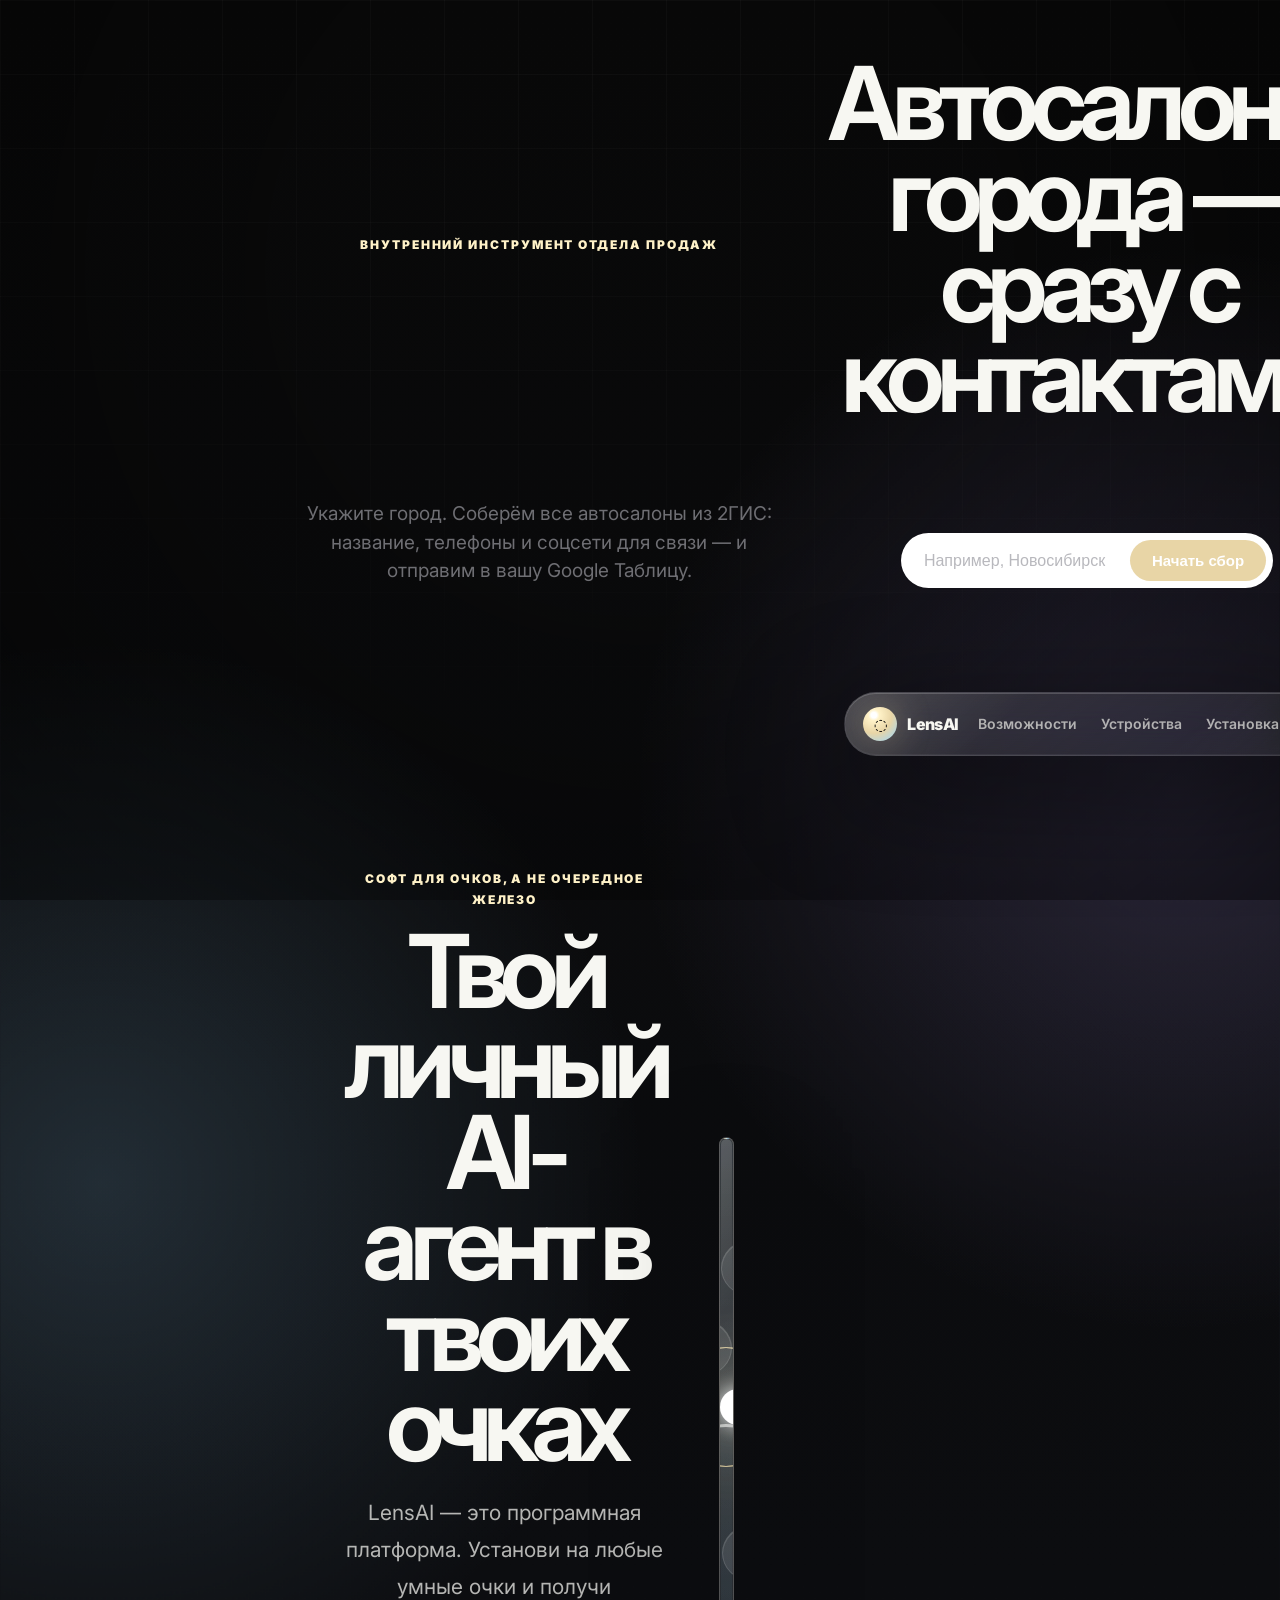
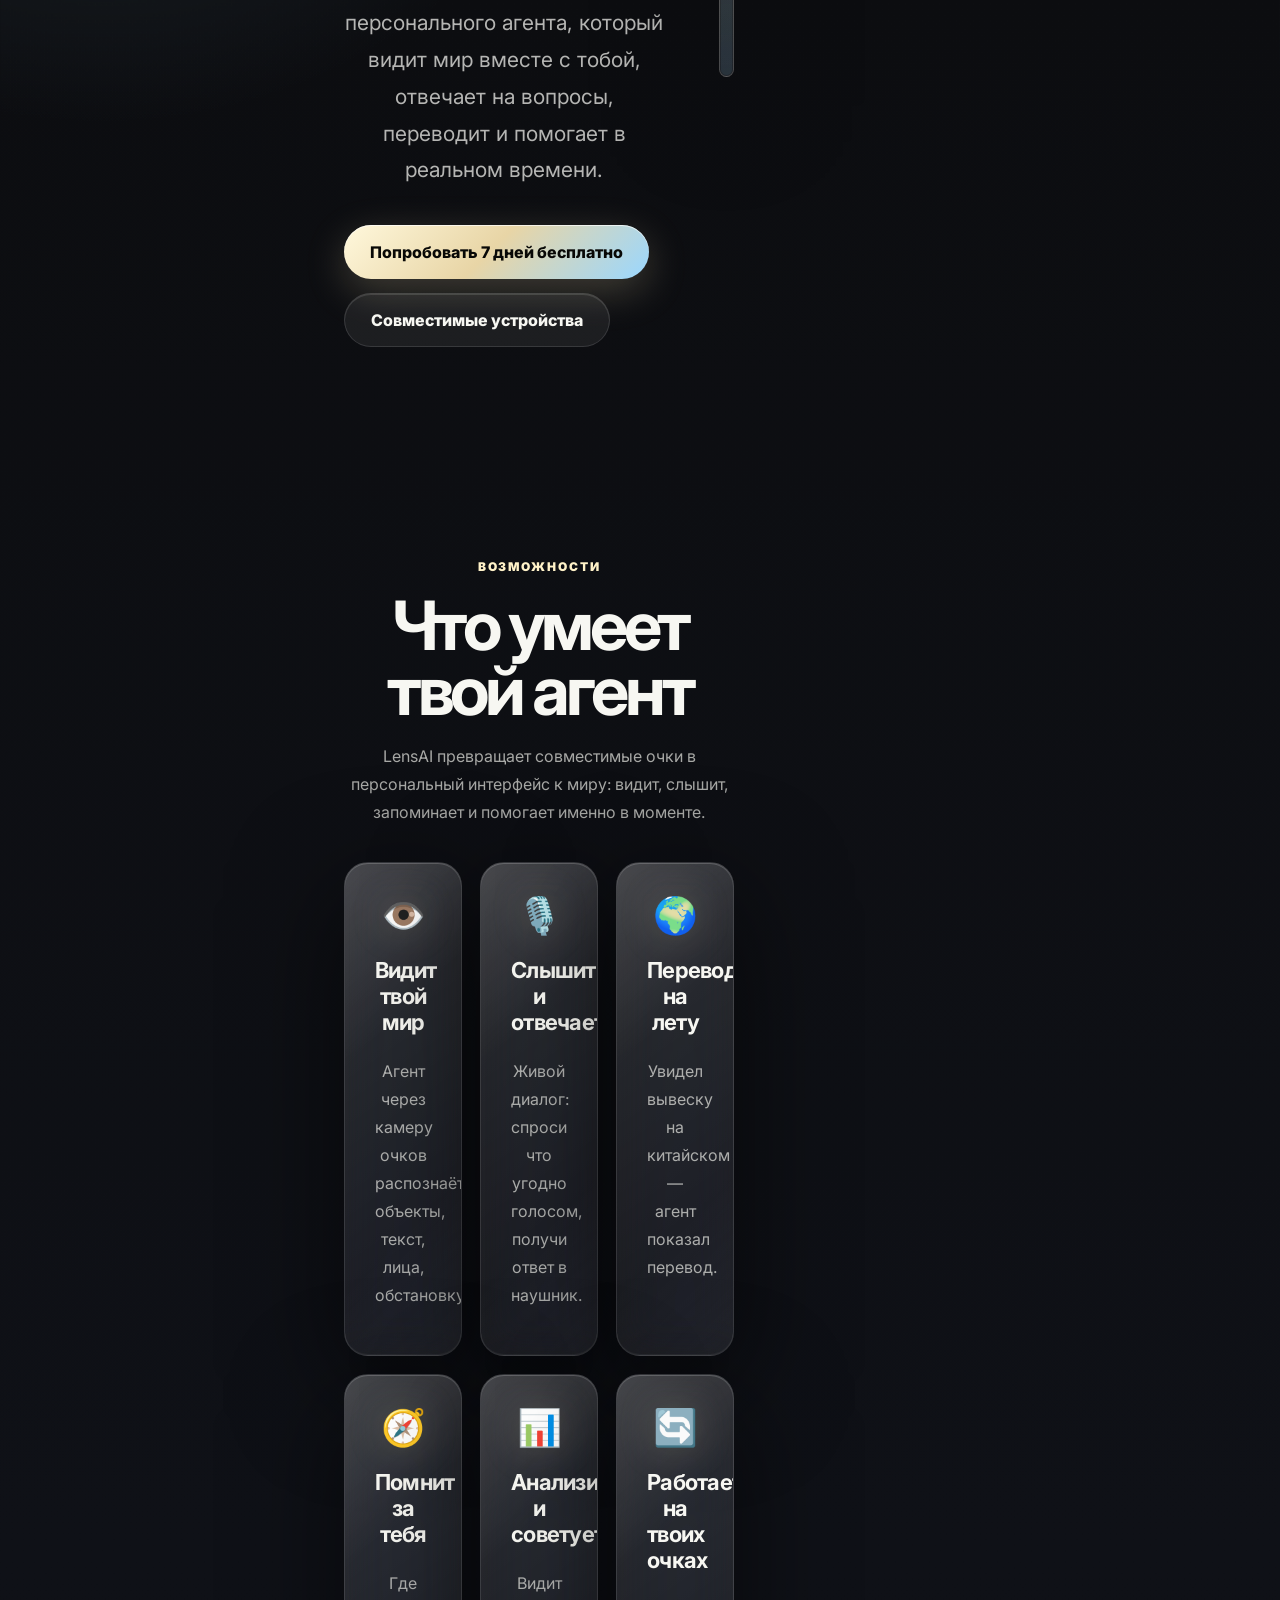
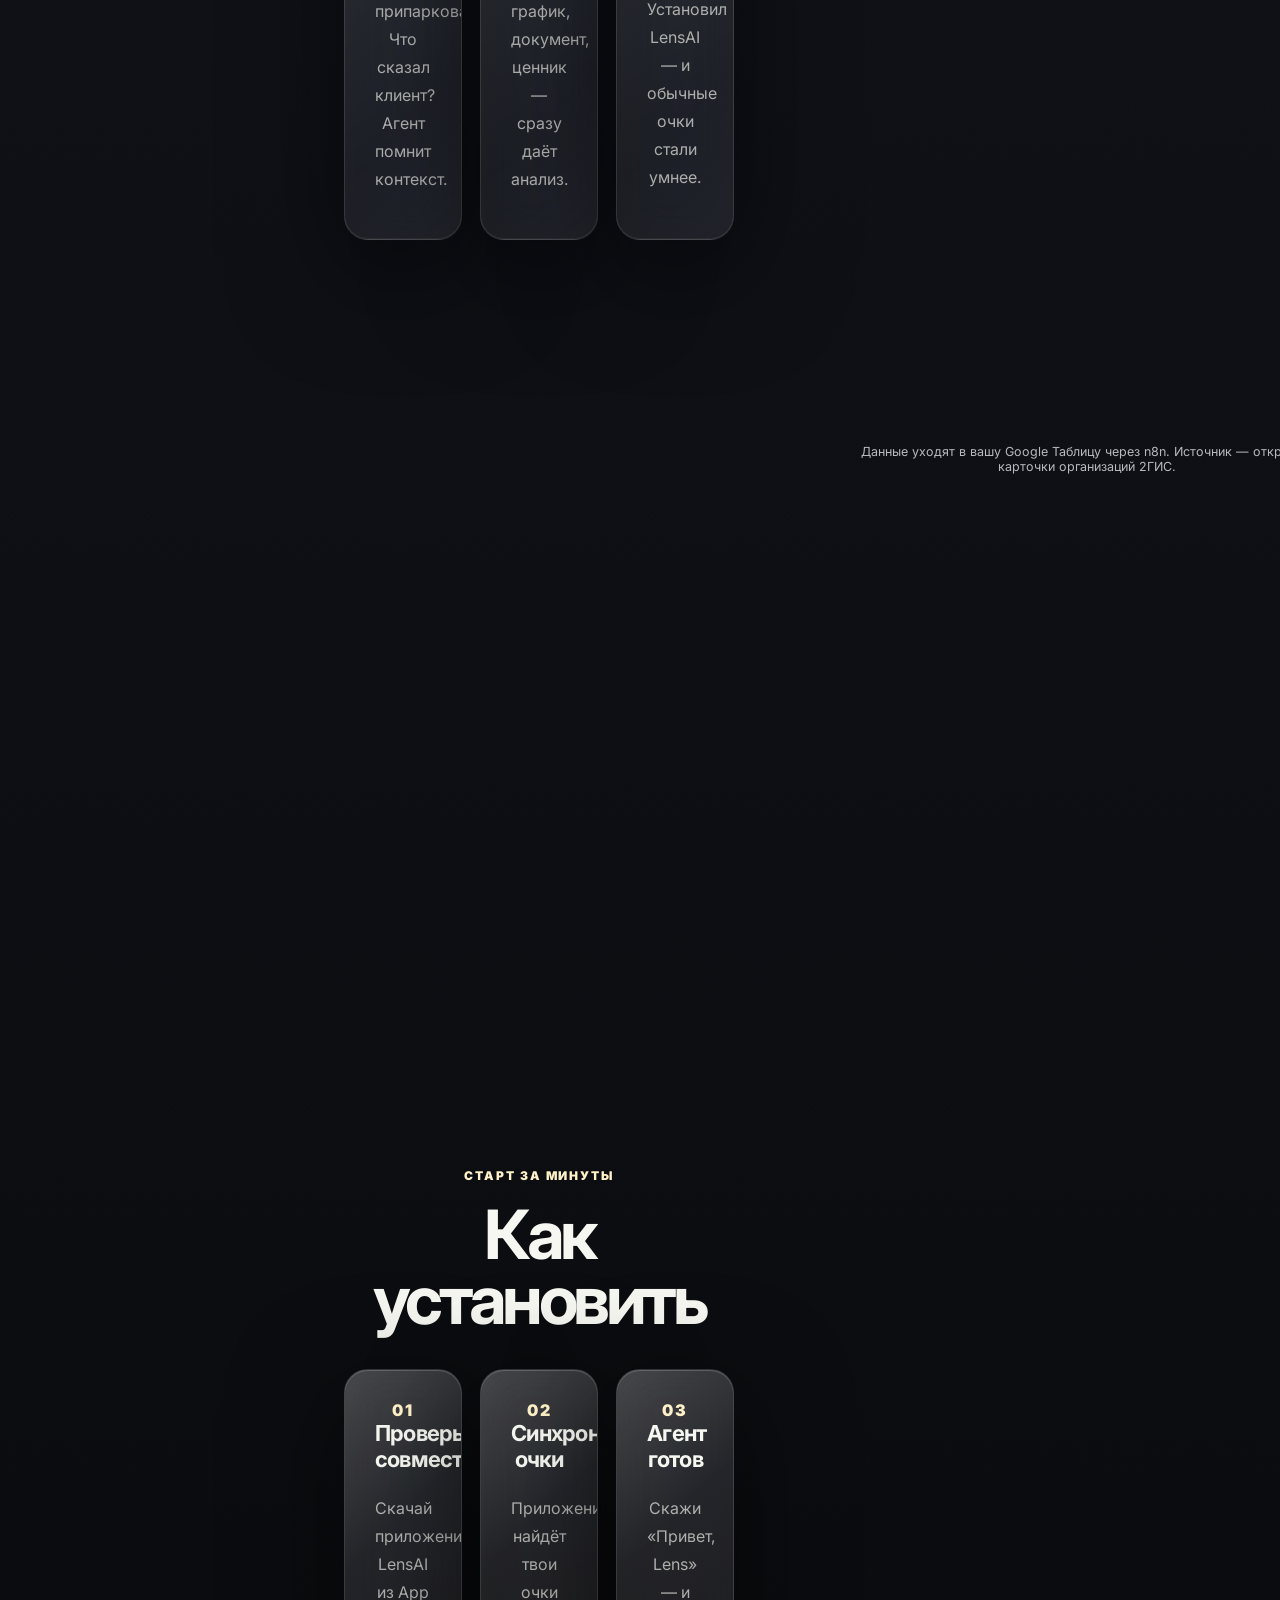
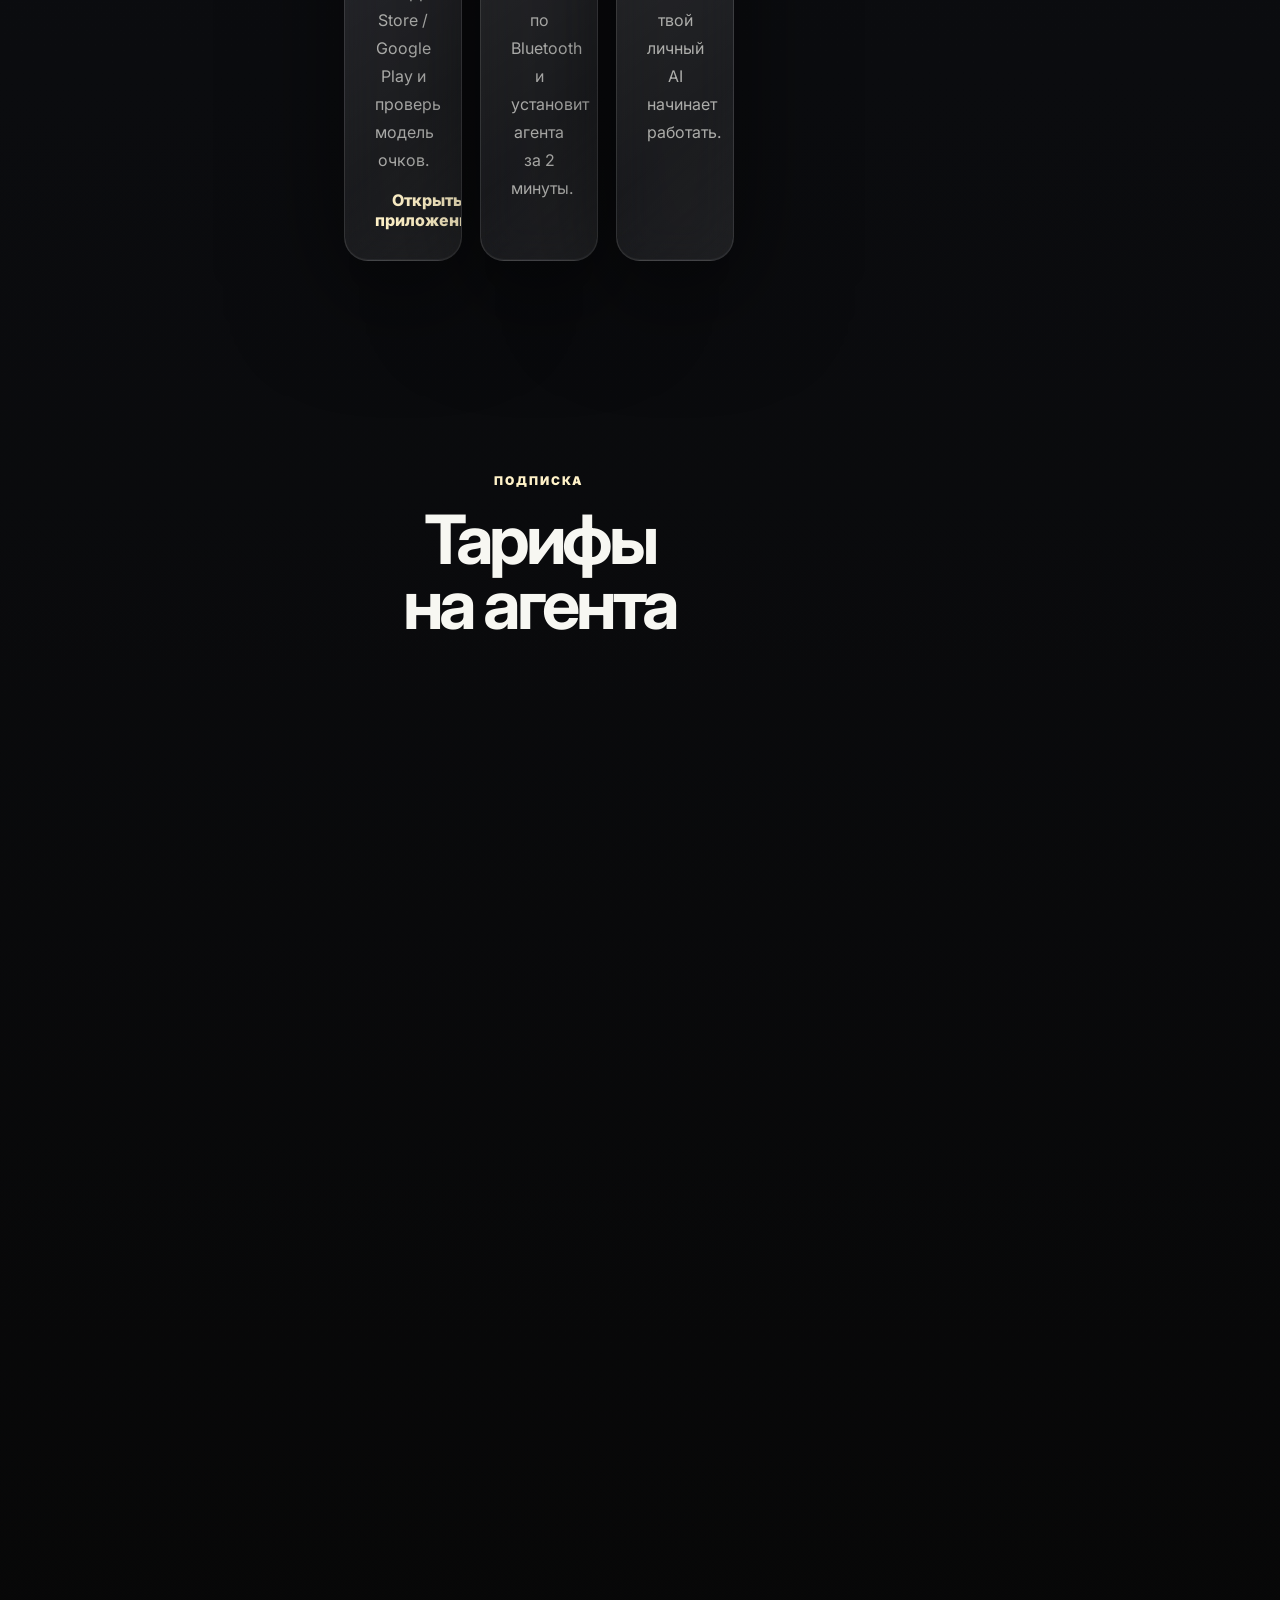
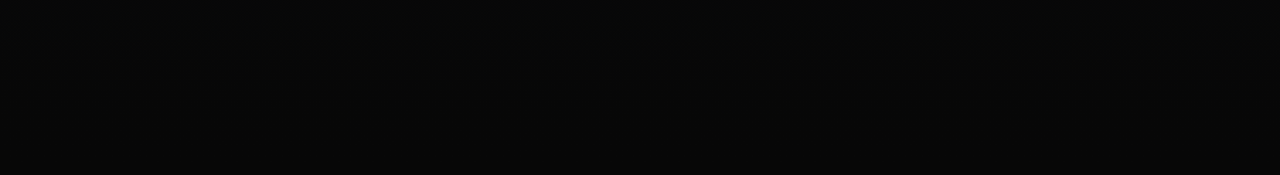
<file: index.html>
<!DOCTYPE html>
<html lang="ru">
<head>
<meta charset="UTF-8" />
<meta name="viewport" content="width=device-width, initial-scale=1.0" />
<title>Автосалоны · сбор данных из 2ГИС</title>
<style>
  :root {
    --bg: #f5f5f7;
    --surface: #ffffff;
    --ink: #1d1d1f;
    --ink-soft: #6e6e73;
    --line: #d2d2d7;
    --accent: #0071e3;
    --accent-press: #0058b0;
    --success: #34c759;
    --success-bg: #eafaf0;
    --warn: #ff9f0a;
    --warn-bg: #fff6e9;
    --danger: #ff3b30;
    --radius-lg: 22px;
    --radius-md: 14px;
    --shadow-sm: 0 1px 2px rgba(0,0,0,.04), 0 1px 1px rgba(0,0,0,.03);
    --shadow-md: 0 12px 28px rgba(0,0,0,.09);
    --font: -apple-system, BlinkMacSystemFont, "SF Pro Display", "SF Pro Text", "Helvetica Neue", Arial, sans-serif;
  }

  * { box-sizing: border-box; }
  html, body { margin: 0; padding: 0; }
  body {
    background: var(--bg);
    color: var(--ink);
    font-family: var(--font);
    -webkit-font-smoothing: antialiased;
    min-height: 100vh;
  }
  a { color: inherit; text-decoration: none; }

  /* ---------- Hero ---------- */
  .hero {
    max-width: 720px;
    margin: 0 auto;
    padding: 96px 24px 48px;
    text-align: center;
  }
  .eyebrow {
    display: inline-block;
    font-size: 13px;
    font-weight: 600;
    letter-spacing: 0.06em;
    text-transform: uppercase;
    color: var(--accent);
    margin-bottom: 16px;
  }
  h1 {
    font-size: clamp(32px, 5vw, 52px);
    line-height: 1.08;
    letter-spacing: -0.02em;
    font-weight: 650;
    margin: 0 0 16px;
  }
  .sub {
    font-size: 19px;
    line-height: 1.5;
    color: var(--ink-soft);
    max-width: 520px;
    margin: 0 auto 36px;
  }

  .control {
    display: flex;
    align-items: center;
    gap: 6px;
    background: var(--surface);
    border: 1px solid var(--line);
    border-radius: 999px;
    padding: 6px 6px 6px 22px;
    box-shadow: var(--shadow-sm);
    max-width: 480px;
    margin: 0 auto;
    transition: box-shadow .2s ease, border-color .2s ease;
  }
  .control:focus-within {
    border-color: var(--accent);
    box-shadow: 0 0 0 4px rgba(0,113,227,.12);
  }
  .control input {
    flex: 1;
    border: none;
    outline: none;
    font-family: var(--font);
    font-size: 16px;
    background: transparent;
    color: var(--ink);
    padding: 10px 0;
    min-width: 0;
  }
  .control input::placeholder { color: #b8b8bd; }

  .btn-primary {
    appearance: none;
    border: none;
    border-radius: 999px;
    background: var(--accent);
    color: #fff;
    font-family: var(--font);
    font-size: 15px;
    font-weight: 600;
    padding: 12px 22px;
    cursor: pointer;
    white-space: nowrap;
    transition: background .15s ease, transform .1s ease;
  }
  .btn-primary:hover { background: var(--accent-press); }
  .btn-primary:active { transform: scale(0.97); }
  .btn-primary:disabled { background: #a9a9ac; cursor: default; }

  @media (max-width: 480px) {
    .control { flex-direction: column; border-radius: 20px; padding: 14px; }
    .control input { width: 100%; text-align: center; padding: 8px 0; }
    .btn-primary { width: 100%; }
  }

  .status {
    min-height: 28px;
    margin-top: 20px;
    font-size: 14px;
    color: var(--ink-soft);
    display: flex;
    align-items: center;
    justify-content: center;
    gap: 8px;
  }
  .status.error { color: var(--danger); }

  .dots { display: inline-flex; gap: 4px; }
  .dots span {
    width: 5px; height: 5px; border-radius: 50%;
    background: var(--accent);
    animation: pulse 1.1s infinite ease-in-out;
  }
  .dots span:nth-child(2) { animation-delay: .15s; }
  .dots span:nth-child(3) { animation-delay: .3s; }
  @keyframes pulse {
    0%, 80%, 100% { opacity: .25; transform: scale(0.85); }
    40% { opacity: 1; transform: scale(1); }
  }

  /* ---------- Results ---------- */
  .summary-bar {
    max-width: 1100px;
    margin: 0 auto;
    padding: 0 24px 20px;
    display: flex;
    align-items: center;
    justify-content: space-between;
    gap: 12px;
    flex-wrap: wrap;
  }
  .summary-bar h2 {
    font-size: 20px;
    font-weight: 600;
    margin: 0;
  }
  .sync-pill {
    font-size: 13px;
    font-weight: 600;
    padding: 6px 12px;
    border-radius: 999px;
  }
  .sync-pill.ok { color: #1c7a3d; background: var(--success-bg); }
  .sync-pill.warn { color: #995700; background: var(--warn-bg); }

  main {
    max-width: 1100px;
    margin: 0 auto;
    padding: 0 24px 96px;
  }
  .grid {
    display: grid;
    grid-template-columns: repeat(auto-fill, minmax(300px, 1fr));
    gap: 18px;
  }

  .card {
    background: var(--surface);
    border: 1px solid rgba(0,0,0,.04);
    border-radius: var(--radius-lg);
    padding: 22px;
    box-shadow: var(--shadow-sm);
    opacity: 0;
    transform: translateY(10px);
    animation: rise .5s ease forwards;
    transition: box-shadow .2s ease, transform .2s ease;
  }
  .card:hover {
    box-shadow: var(--shadow-md);
    transform: translateY(-3px);
  }
  @keyframes rise {
    to { opacity: 1; transform: translateY(0); }
  }

  .card h3 {
    font-size: 17px;
    font-weight: 600;
    margin: 0 0 4px;
    letter-spacing: -0.01em;
  }
  .card .addr {
    font-size: 13.5px;
    color: var(--ink-soft);
    line-height: 1.4;
    margin: 0;
  }
  .divider {
    height: 1px;
    background: var(--line);
    margin: 16px 0;
    opacity: .6;
  }
  .row-label {
    font-size: 11px;
    font-weight: 600;
    text-transform: uppercase;
    letter-spacing: .04em;
    color: var(--ink-soft);
    margin: 0 0 8px;
  }
  .socials {
    display: flex;
    flex-wrap: wrap;
    gap: 8px;
    margin-bottom: 14px;
  }
  .badge {
    width: 36px;
    height: 36px;
    border-radius: 50%;
    display: flex;
    align-items: center;
    justify-content: center;
    font-size: 11px;
    font-weight: 700;
    color: #fff;
    transition: transform .12s ease, box-shadow .12s ease;
  }
  .badge:hover { transform: translateY(-2px) scale(1.05); box-shadow: 0 4px 10px rgba(0,0,0,.18); }
  .muted-note { font-size: 13px; color: #b8b8bd; margin: 0 0 14px; }

  .phones { display: flex; flex-direction: column; gap: 8px; }
  .phone-chip {
    display: flex;
    align-items: center;
    gap: 8px;
    font-size: 14.5px;
    font-weight: 500;
    color: var(--ink);
    background: var(--bg);
    border-radius: var(--radius-md);
    padding: 10px 14px;
    transition: background .15s ease;
  }
  .phone-chip:hover { background: var(--success-bg); color: #1c7a3d; }
  .phone-chip svg { flex-shrink: 0; }

  .empty-state {
    max-width: 460px;
    margin: 40px auto 0;
    text-align: center;
    color: var(--ink-soft);
    font-size: 15px;
    line-height: 1.6;
  }

  footer {
    text-align: center;
    padding: 40px 24px 60px;
    color: #b8b8bd;
    font-size: 12.5px;
  }

  @media (prefers-reduced-motion: reduce) {
    .card, .dots span { animation: none !important; }
  }
</style>
  <meta charset="UTF-8" />
  <meta name="viewport" content="width=device-width, initial-scale=1.0" />
  <meta name="description" content="LensAI — персональный AI-агент для умных очков Meta Ray-Ban, Solos, Xreal и других совместимых устройств." />
  <title>LensAI — AI-агент для умных очков</title>
  <link rel="preconnect" href="https://fonts.googleapis.com" />
  <link rel="preconnect" href="https://fonts.gstatic.com" crossorigin />
  <link href="https://fonts.googleapis.com/css2?family=Inter:wght@400;500;600;700;800;900&display=swap" rel="stylesheet" />
  <link rel="stylesheet" href="styles.css" />
</head>
<body>

  <header class="hero">
    <span class="eyebrow">Внутренний инструмент отдела продаж</span>
    <h1>Автосалоны города —<br/>сразу с контактами</h1>
    <p class="sub">Укажите город. Соберём все автосалоны из 2ГИС: название, телефоны и соцсети для связи — и отправим в вашу Google Таблицу.</p>

    <form class="control" id="parse-form">
      <input id="city" type="text" placeholder="Например, Новосибирск" autocomplete="off" required />
      <button class="btn-primary" id="start-btn" type="submit">Начать сбор</button>
    </form>

    <div class="status" id="status"></div>
  <header class="site-header glass-panel">
    <a class="logo" href="index.html" aria-label="LensAI на главную">
      <span class="logo-mark">◌</span>
      <span>LensAI</span>
    </a>
    <nav class="main-nav" aria-label="Главная навигация">
      <a href="index.html#features">Возможности</a>
      <a href="index.html#compatibility">Устройства</a>
      <a href="index.html#install">Установка</a>
      <a href="index.html#pricing">Тарифы</a>
    </nav>
    <div class="header-actions">
      <a class="ghost-link" href="login.html">Войти</a>
      <a class="small-button" href="register.html">Начать</a>
    </div>
  </header>

  <div class="summary-bar" id="summary-bar" style="display:none">
    <h2 id="summary-title"></h2>
    <span class="sync-pill" id="sync-pill"></span>
  </div>

  <main>
    <div class="grid" id="results"></div>
    <div class="empty-state" id="empty-state" style="display:none"></div>
    <section class="hero section-shell">
      <div class="hero-content reveal">
        <p class="eyebrow">Софт для очков, а не очередное железо</p>
        <h1>Твой личный AI-агент в твоих очках</h1>
        <p class="hero-subtitle">LensAI — это программная платформа. Установи на любые умные очки и получи персонального агента, который видит мир вместе с тобой, отвечает на вопросы, переводит и помогает в реальном времени.</p>
        <div class="hero-buttons">
          <a class="primary-button" href="register.html">Попробовать 7 дней бесплатно</a>
          <a class="secondary-button js-scroll" href="#compatibility">Совместимые устройства</a>
        </div>
      </div>
      <div class="hero-visual reveal" aria-label="Анимированный AI-интерфейс LensAI">
        <div class="hologram-card">
          <div class="glasses-outline">
            <span class="lens left-lens"></span>
            <span class="bridge"></span>
            <span class="lens right-lens"></span>
          </div>
          <div class="ai-core">
            <span class="core-dot"></span>
            <span class="wave wave-one"></span>
            <span class="wave wave-two"></span>
            <span class="wave wave-three"></span>
          </div>
          <div class="hud hud-one">Object: menu</div>
          <div class="hud hud-two">Translate: ready</div>
          <div class="hud hud-three">Memory: active</div>
          <div class="scan-line"></div>
        </div>
      </div>
    </section>

    <section class="section-shell" id="features">
      <div class="section-heading reveal">
        <p class="eyebrow">Возможности</p>
        <h2>Что умеет твой агент</h2>
        <p>LensAI превращает совместимые очки в персональный интерфейс к миру: видит, слышит, запоминает и помогает именно в моменте.</p>
      </div>
      <div class="feature-grid">
        <article class="feature-card glass-panel reveal"><span class="card-icon">👁️</span><h3>Видит твой мир</h3><p>Агент через камеру очков распознаёт объекты, текст, лица, обстановку.</p></article>
        <article class="feature-card glass-panel reveal"><span class="card-icon">🎙️</span><h3>Слышит и отвечает</h3><p>Живой диалог: спроси что угодно голосом, получи ответ в наушник.</p></article>
        <article class="feature-card glass-panel reveal"><span class="card-icon">🌍</span><h3>Переводит на лету</h3><p>Увидел вывеску на китайском — агент показал перевод.</p></article>
        <article class="feature-card glass-panel reveal"><span class="card-icon">🧭</span><h3>Помнит за тебя</h3><p>Где припарковался? Что сказал клиент? Агент помнит контекст.</p></article>
        <article class="feature-card glass-panel reveal"><span class="card-icon">📊</span><h3>Анализирует и советует</h3><p>Видит график, документ, ценник — сразу даёт анализ.</p></article>
        <article class="feature-card glass-panel reveal"><span class="card-icon">🔄</span><h3>Работает на твоих очках</h3><p>Установил LensAI — и обычные очки стали умнее.</p></article>
      </div>
    </section>

    <section class="section-shell compatibility-section" id="compatibility">
      <div class="section-heading reveal">
        <p class="eyebrow">Экосистема</p>
        <h2>Совместимые очки</h2>
        <p>LensAI работает как ОС. Если у очков есть камера, микрофон и динамик — твой агент готов к работе.</p>
      </div>
      <div class="device-row reveal">
        <span>Meta Ray-Ban</span><span>Solos AirGo</span><span>Xreal Air</span><span>Vuzix Blade</span><span>Everysight Raptor</span><span>Список растёт</span>
      </div>
    </section>

    <section class="section-shell" id="install">
      <div class="section-heading reveal">
        <p class="eyebrow">Старт за минуты</p>
        <h2>Как установить</h2>
      </div>
      <div class="steps-grid">
        <article class="step-card glass-panel reveal"><span class="step-number">01</span><h3>Проверь совместимость</h3><p>Скачай приложение LensAI из App Store / Google Play и проверь модель очков.</p><button class="text-button js-store-alert" type="button">Открыть приложение</button></article>
        <article class="step-card glass-panel reveal"><span class="step-number">02</span><h3>Синхронизируй очки</h3><p>Приложение найдёт твои очки по Bluetooth и установит агента за 2 минуты.</p></article>
        <article class="step-card glass-panel reveal"><span class="step-number">03</span><h3>Агент готов</h3><p>Скажи «Привет, Lens» — и твой личный AI начинает работать.</p></article>
      </div>
    </section>

    <section class="section-shell" id="pricing">
      <div class="section-heading reveal">
        <p class="eyebrow">Подписка</p>
        <h2>Тарифы на агента</h2>
      </div>
      <div class="pricing-grid">
        <article class="price-card glass-panel reveal"><h3>База</h3><p class="price">$30<span>/мес</span></p><ul><li>До 15 обращений в день</li><li>Распознавание объектов и текста</li><li>Голосовые ответы</li><li>Базовая память (24 часа)</li></ul><a class="primary-button full" href="register.html">Начать</a></article>
        <article class="price-card glass-panel popular reveal"><div class="popular-badge">Популярный</div><h3>Про</h3><p class="price">$55<span>/мес</span></p><ul><li>До 30 обращений в день</li><li>Всё из Базы</li><li>Мгновенный перевод</li><li>Навигация</li><li>Расширенная память (30 дней)</li><li>Приоритетная поддержка</li></ul><a class="primary-button full" href="register.html">Начать</a></article>
        <article class="price-card glass-panel reveal"><h3>Безлимит</h3><p class="price">$100<span>/мес</span></p><ul><li>Неограниченные обращения</li><li>Вообще все функции</li><li>Кастомные сценарии</li><li>Доступ к бета-функциям</li><li>Выделенный сервер</li><li>VIP-поддержка 24/7</li></ul><a class="primary-button full" href="register.html">Начать</a></article>
      </div>
    </section>
  </main>

  <footer>Данные уходят в вашу Google Таблицу через n8n. Источник — открытые карточки организаций 2ГИС.</footer>

<script>
  // ---------- Настройки (вставлены напрямую, т.к. GitHub Pages не запускает сервер) ----------
  const DGIS_API_KEY = '65883144-9a7b-4721-bdb6-6fc3d2e88b71';
  const N8N_WEBHOOK_URL = 'https://frstmo.app.n8n.cloud/webhook/5d52952e-ef4f-46e4-87ab-18623105a707';

  const REGION_SEARCH_URL = 'https://catalog.api.2gis.com/2.0/region/search';
  const ITEMS_URL = 'https://catalog.api.2gis.com/3.0/items';
  const SEARCH_QUERIES = ['продажа легковых автомобилей', 'автосалон', 'официальный дилер автомобилей'];
  const MAX_PAGES_PER_QUERY = 10;
  const PAGE_SIZE = 50;
  const REQUEST_DELAY_MS = 250;

  function sleep(ms) { return new Promise((resolve) => setTimeout(resolve, ms)); }

  async function resolveRegion(city) {
    const url = `${REGION_SEARCH_URL}?q=${encodeURIComponent(city)}&key=${encodeURIComponent(DGIS_API_KEY)}`;
    const res = await fetch(url);
    const data = await res.json().catch(() => null);
    if (!res.ok || !data) throw new Error(`2ГИС не ответил на поиск города (HTTP ${res.status})`);
    const items = data?.result?.items || data?.items || [];
    if (!items.length) throw new Error(`Город «${city}» не найден в 2ГИС. Проверьте написание.`);
    const match = items[0];
    return { id: match.id, name: match.name || match.full_name || city };
  }

  const SOCIAL_PATTERNS = [
    { type: 'whatsapp', label: 'WhatsApp', re: /wa\.me|whatsapp/i },
    { type: 'telegram', label: 'Telegram', re: /t\.me|telegram/i },
    { type: 'instagram', label: 'Instagram', re: /instagram\.com/i },
    { type: 'vk', label: 'VK', re: /vk\.com|vkontakte/i },
    { type: 'facebook', label: 'Facebook', re: /facebook\.com|fb\.com/i },
    { type: 'ok', label: 'Одноклассники', re: /ok\.ru|odnoklassniki/i },
    { type: 'youtube', label: 'YouTube', re: /youtube\.com|youtu\.be/i },
  ];

  function classifyContact(contact) {
    const raw = String(contact.value || contact.text || contact.url || '').trim();
    const type = String(contact.type || '').toLowerCase();
    if (!raw) return null;
    if (type === 'phone') return { kind: 'phone', value: raw };
    const haystack = `${type} ${raw}`;
    for (const pattern of SOCIAL_PATTERNS) {
      if (pattern.re.test(haystack)) {
        const url = /^https?:\/\//i.test(raw) ? raw : `https://${raw.replace(/^\/+/, '')}`;
        return { kind: 'social', type: pattern.type, label: pattern.label, url };
      }
    }
    if (type === 'website' || /^https?:\/\//i.test(raw)) {
      return { kind: 'social', type: 'website', label: 'Сайт', url: raw };
    }
    return { kind: 'other', value: raw };
  }

  function extractContacts(item) {
    const phones = [];
    const socials = [];
    const groups = item.contact_groups || item.contacts || [];
    for (const group of groups) {
      const contacts = group.contacts || group.contact_list || [];
      for (const contact of contacts) {
        const parsed = classifyContact(contact);
        if (!parsed) continue;
        if (parsed.kind === 'phone') {
          phones.push(parsed.value);
        } else if (parsed.kind === 'social') {
          if (!socials.some((s) => s.type === parsed.type && s.url === parsed.url)) {
            socials.push({ type: parsed.type, label: parsed.label, url: parsed.url });
          }
        }
      }
    }
    return { phones, socials };
  }

  function normalizeItem(raw, cityName) {
    const { phones, socials } = extractContacts(raw);
    return {
      id: raw.id,
      name: raw.name || raw.name_ex?.primary || 'Без названия',
      address: raw.address_name || raw.address?.name || '',
      city: cityName,
      phones,
      socials,
      dgis_url: raw.id ? `https://2gis.ru/firm/${raw.id}` : null,
    };
  }

  async function searchOneQuery(query, cityName) {
    const collected = [];
    for (let page = 1; page <= MAX_PAGES_PER_QUERY; page++) {
      const params = new URLSearchParams({
        q: `${query} ${cityName}`,
        type: 'branch',
        key: DGIS_API_KEY,
        page: String(page),
        page_size: String(PAGE_SIZE),
        fields: 'items.contact_groups,items.address_name,items.point',
      });
      const res = await fetch(`${ITEMS_URL}?${params.toString()}`);
      const data = await res.json().catch(() => null);
      if (!res.ok || !data) {
        const code = data?.meta?.error?.message || res.status;
        throw new Error(`Ошибка запроса к 2ГИС (${code}). Проверьте ключ и лимиты доступа.`);
      }
      const items = data?.result?.items || [];
      collected.push(...items);
      const total = data?.result?.total ?? items.length;
      if (items.length === 0 || collected.length >= total) break;
      await sleep(REQUEST_DELAY_MS);
    }
    return collected;
  }

  async function collectDealers(city) {
    if (!DGIS_API_KEY) throw new Error('Не задан ключ 2ГИС.');
    const region = await resolveRegion(city);
    const seen = new Map();
    for (const query of SEARCH_QUERIES) {
      const rawItems = await searchOneQuery(query, region.name);
      for (const raw of rawItems) {
        if (!raw.id || seen.has(raw.id)) continue;
        seen.set(raw.id, normalizeItem(raw, region.name));
      }
      await sleep(REQUEST_DELAY_MS);
    }
    return { region, items: Array.from(seen.values()) };
  }

  async function sendToWebhook(payload) {
    if (!N8N_WEBHOOK_URL) return { sent: false, reason: 'N8N_WEBHOOK_URL не задан — данные показаны только на сайте.' };
    try {
      const res = await fetch(N8N_WEBHOOK_URL, {
        method: 'POST',
        headers: { 'Content-Type': 'application/json' },
        body: JSON.stringify(payload),
      });
      if (!res.ok) return { sent: false, reason: `n8n ответил с ошибкой (HTTP ${res.status}).` };
      return { sent: true };
    } catch (err) {
      return { sent: false, reason: `Не удалось достучаться до вебхука n8n: ${err.message}` };
    }
  }

  const SOCIAL_STYLE = {
    whatsapp: { label: 'WhatsApp', short: 'WA', bg: '#25D366' },
    telegram: { label: 'Telegram', short: 'TG', bg: '#2AABEE' },
    instagram:{ label: 'Instagram', short: 'IG', bg: 'linear-gradient(135deg,#f58529,#dd2a7b 60%,#8134af)' },
    vk:       { label: 'ВКонтакте', short: 'VK', bg: '#4a76a8' },
    facebook: { label: 'Facebook', short: 'FB', bg: '#1877F2' },
    ok:       { label: 'Одноклассники', short: 'OK', bg: '#ee8208' },
    youtube:  { label: 'YouTube', short: 'YT', bg: '#FF0000' },
    website:  { label: 'Сайт', short: '⌘', bg: '#8e8e93' },
  };

  const PHONE_ICON = `<svg width="15" height="15" viewBox="0 0 24 24" fill="none" stroke="currentColor" stroke-width="2" stroke-linecap="round" stroke-linejoin="round"><path d="M22 16.92v3a2 2 0 0 1-2.18 2 19.79 19.79 0 0 1-8.63-3.07 19.5 19.5 0 0 1-6-6 19.79 19.79 0 0 1-3.07-8.67A2 2 0 0 1 4.11 2h3a2 2 0 0 1 2 1.72c.127.96.362 1.903.7 2.81a2 2 0 0 1-.45 2.11L8.09 9.91a16 16 0 0 0 6 6l1.27-1.27a2 2 0 0 1 2.11-.45c.907.338 1.85.573 2.81.7A2 2 0 0 1 22 16.92z"/></svg>`;

  const form = document.getElementById('parse-form');
  const cityInput = document.getElementById('city');
  const startBtn = document.getElementById('start-btn');
  const statusEl = document.getElementById('status');
  const resultsEl = document.getElementById('results');
  const summaryBar = document.getElementById('summary-bar');
  const summaryTitle = document.getElementById('summary-title');
  const syncPill = document.getElementById('sync-pill');
  const emptyState = document.getElementById('empty-state');

  form.addEventListener('submit', async (e) => {
    e.preventDefault();
    const city = cityInput.value.trim();
    if (!city) return;
    await runParse(city);
  });

  async function runParse(city) {
    setLoading(true, city);
    resultsEl.innerHTML = '';
    emptyState.style.display = 'none';
    summaryBar.style.display = 'none';

    try {
      const { region, items } = await collectDealers(city);

      const webhookPayload = {
        city,
        region_matched: region.name,
        collected_at: new Date().toISOString(),
        count: items.length,
        items,
      };
      const webhookResult = await sendToWebhook(webhookPayload);

      renderResults({
        city,
        region_matched: region.name,
        count: items.length,
        items,
        webhook: webhookResult,
      });
    } catch (err) {
      showError(err.message);
    } finally {
      setLoading(false);
    }
  }

  function setLoading(isLoading, city) {
    startBtn.disabled = isLoading;
    cityInput.disabled = isLoading;
    if (isLoading) {
      startBtn.textContent = 'Собираем…';
      statusEl.className = 'status';
      statusEl.innerHTML = `Ищу автосалоны в городе «${escapeHtml(city)}»
        <span class="dots"><span></span><span></span><span></span></span>`;
    } else {
      startBtn.textContent = 'Начать сбор';
    }
  }

  function showError(message) {
    statusEl.className = 'status error';
    statusEl.textContent = message;
  }

  function renderResults(data) {
    statusEl.className = 'status';
    statusEl.textContent = '';

    summaryBar.style.display = 'flex';
    summaryTitle.textContent = `Найдено: ${data.count} · ${data.region_matched}`;

    if (data.webhook?.sent) {
      syncPill.className = 'sync-pill ok';
      syncPill.textContent = '✓ Отправлено в таблицу';
    } else {
      syncPill.className = 'sync-pill warn';
      syncPill.textContent = `⚠ ${data.webhook?.reason || 'Не отправлено в n8n'}`;
    }

    if (!data.items.length) {
      emptyState.style.display = 'block';
      emptyState.textContent = `Автосалонов в «${data.region_matched}» не нашлось. Попробуйте более крупный город рядом.`;
      return;
    }

    data.items.forEach((item, i) => {
      const card = document.createElement('div');
      card.className = 'card';
      card.style.animationDelay = `${Math.min(i * 40, 400)}ms`;

      const socialsHtml = item.socials.length
        ? `<div class="socials">${item.socials.map(renderBadge).join('')}</div>`
        : `<p class="muted-note">Соцсети не найдены</p>`;

      const phonesHtml = item.phones.length
        ? `<div class="phones">${item.phones.map(renderPhone).join('')}</div>`
        : `<p class="muted-note">Телефон не найден</p>`;

      card.innerHTML = `
        <h3>${escapeHtml(item.name)}</h3>
        <p class="addr">${escapeHtml(item.address || 'Адрес не указан')}</p>
        <div class="divider"></div>
        <p class="row-label">Написать</p>
        ${socialsHtml}
        <p class="row-label">Позвонить</p>
        ${phonesHtml}
      `;
      resultsEl.appendChild(card);
    });
  }

  function renderBadge(social) {
    const style = SOCIAL_STYLE[social.type] || { label: social.type, short: social.type.slice(0,2).toUpperCase(), bg: '#8e8e93' };
    return `<a class="badge" style="background:${style.bg}" href="${social.url}" target="_blank" rel="noopener" title="${style.label}">${style.short}</a>`;
  }

  function renderPhone(phone) {
    const tel = phone.replace(/[^\d+]/g, '');
    return `<a class="phone-chip" href="tel:${tel}">${PHONE_ICON}${escapeHtml(phone)}</a>`;
  }
  <footer class="site-footer">
    <a class="logo" href="index.html"><span class="logo-mark">◌</span><span>LensAI</span></a>
    <p>Персональный AI-агент для существующих умных очков. Мы создаём операционную платформу, а не производим железо.</p>
    <nav aria-label="Навигация в футере"><a href="index.html#features">Возможности</a><a href="login.html">Вход</a><a href="register.html">Регистрация</a></nav>
  </footer>

  function escapeHtml(str) {
    const div = document.createElement('div');
    div.textContent = str;
    return div.innerHTML;
  }
</script>
  <script src="script.js"></script>
</body>
</html>
</file>
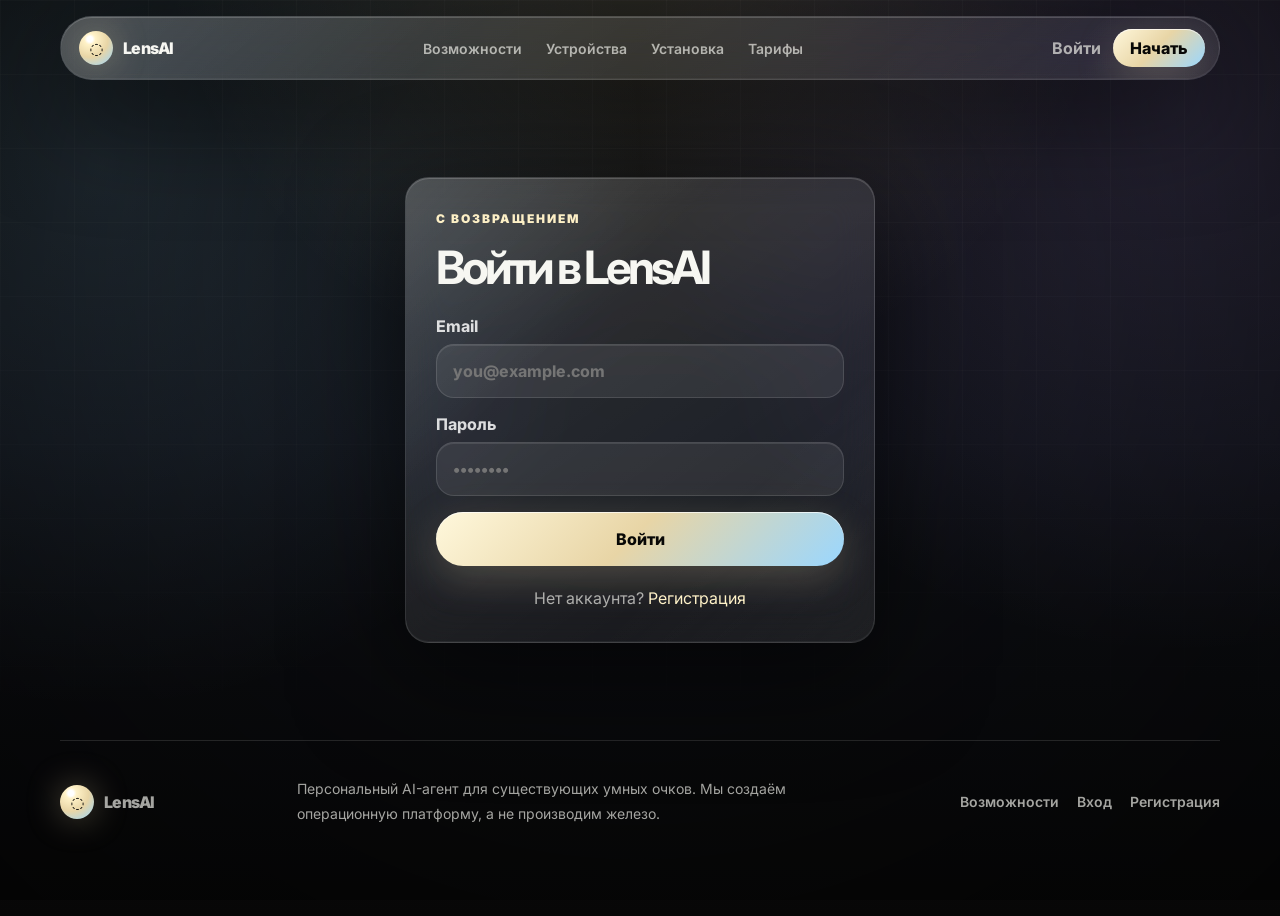
<file: login.html>
<!DOCTYPE html>
<html lang="ru">
<head>
  <meta charset="UTF-8" />
  <meta name="viewport" content="width=device-width, initial-scale=1.0" />
  <title>Вход — LensAI</title>
  <link rel="preconnect" href="https://fonts.googleapis.com" />
  <link rel="preconnect" href="https://fonts.gstatic.com" crossorigin />
  <link href="https://fonts.googleapis.com/css2?family=Inter:wght@400;500;600;700;800;900&display=swap" rel="stylesheet" />
  <link rel="stylesheet" href="styles.css" />
</head>
<body class="auth-body">
  <header class="site-header glass-panel">
    <a class="logo" href="index.html"><span class="logo-mark">◌</span><span>LensAI</span></a>
    <nav class="main-nav" aria-label="Главная навигация"><a href="index.html#features">Возможности</a><a href="index.html#compatibility">Устройства</a><a href="index.html#install">Установка</a><a href="index.html#pricing">Тарифы</a></nav>
    <div class="header-actions"><a class="ghost-link" href="login.html">Войти</a><a class="small-button" href="register.html">Начать</a></div>
  </header>

  <main class="auth-main">
    <section class="auth-card glass-panel reveal">
      <p class="eyebrow">С возвращением</p>
      <h1>Войти в LensAI</h1>
      <form class="auth-form" id="login-form">
        <label>Email<input type="email" id="login-email" name="email" placeholder="you@example.com" required /></label>
        <label>Пароль<input type="password" id="login-password" name="password" placeholder="••••••••" required minlength="6" /></label>
        <button class="primary-button full" type="submit">Войти</button>
      </form>
      <p class="auth-switch">Нет аккаунта? <a href="register.html">Регистрация</a></p>
    </section>
  </main>

  <footer class="site-footer">
    <a class="logo" href="index.html"><span class="logo-mark">◌</span><span>LensAI</span></a>
    <p>Персональный AI-агент для существующих умных очков. Мы создаём операционную платформу, а не производим железо.</p>
    <nav aria-label="Навигация в футере"><a href="index.html#features">Возможности</a><a href="login.html">Вход</a><a href="register.html">Регистрация</a></nav>
  </footer>

  <script src="script.js"></script>
</body>
</html>
</file>
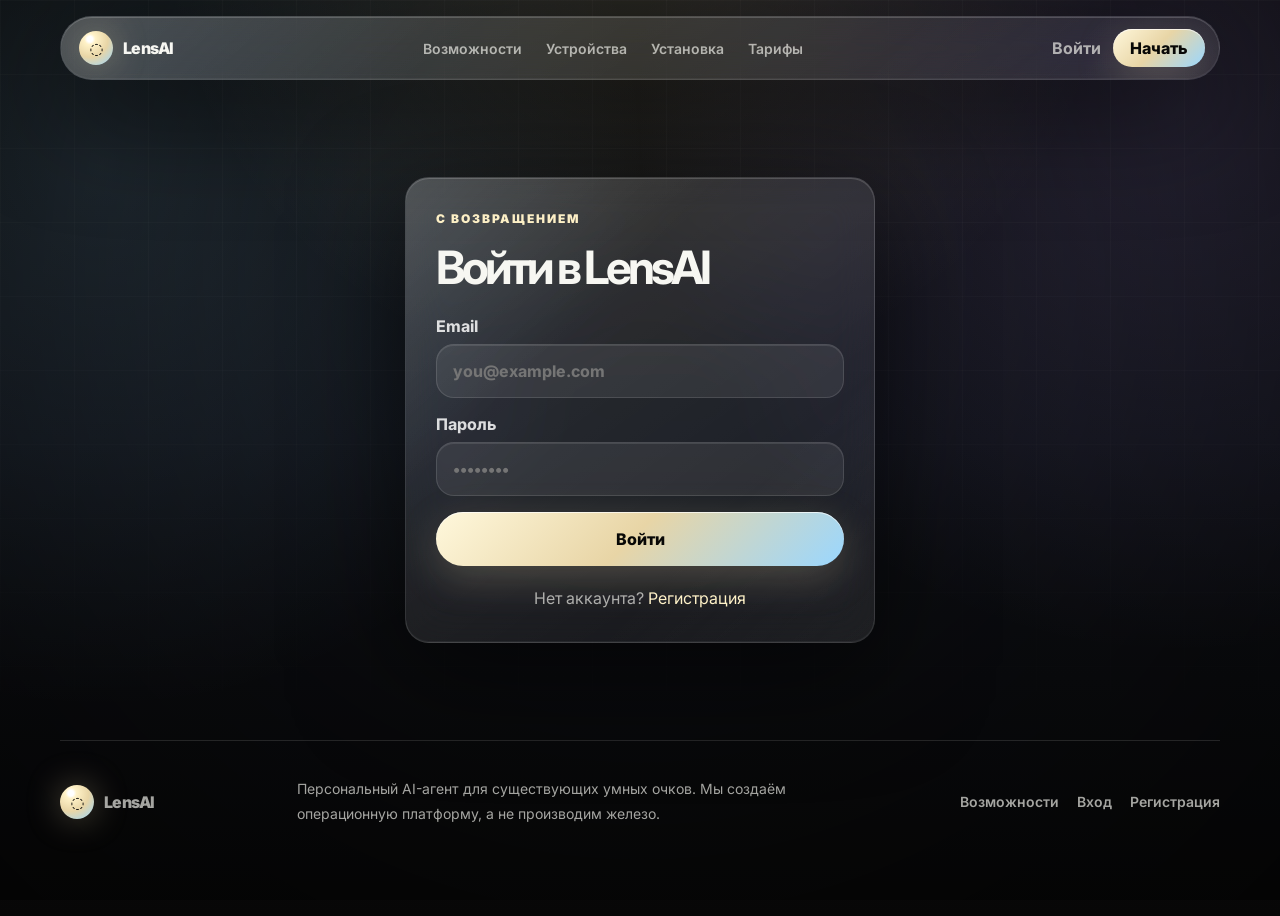
<file: profile.html>
<!DOCTYPE html>
<html lang="ru">
<head>
  <meta charset="UTF-8" />
  <meta name="viewport" content="width=device-width, initial-scale=1.0" />
  <title>Личный кабинет — LensAI</title>
  <link rel="preconnect" href="https://fonts.googleapis.com" />
  <link rel="preconnect" href="https://fonts.gstatic.com" crossorigin />
  <link href="https://fonts.googleapis.com/css2?family=Inter:wght@400;500;600;700;800;900&display=swap" rel="stylesheet" />
  <link rel="stylesheet" href="styles.css" />
</head>
<body class="profile-body">
  <header class="site-header glass-panel">
    <a class="logo" href="index.html"><span class="logo-mark">◌</span><span>LensAI</span></a>
    <nav class="main-nav" aria-label="Главная навигация"><a href="index.html#features">Возможности</a><a href="index.html#compatibility">Устройства</a><a href="index.html#install">Установка</a><a href="index.html#pricing">Тарифы</a></nav>
    <div class="header-actions"><a class="ghost-link" href="login.html">Войти</a><a class="small-button" href="register.html">Начать</a></div>
  </header>

  <main class="profile-main section-shell">
    <section class="profile-hero reveal">
      <p class="eyebrow">Личный кабинет</p>
      <h1 id="profile-greeting">Привет! Твой агент готов</h1>
      <p>Управляй подпиской, лимитами обращений и подключением LensAI к своим очкам.</p>
    </section>

    <section class="profile-grid">
      <article class="profile-card glass-panel reveal">
        <span class="card-icon">⚡</span>
        <h2>Текущий тариф</h2>
        <p class="plan-name" id="profile-plan">Про</p>
        <div class="usage-meter" aria-label="Оставшиеся обращения"><span id="usage-fill"></span></div>
        <p class="usage-text"><strong id="requests-left">30</strong> обращений осталось на сегодня</p>
        <div class="profile-actions"><a class="secondary-button" href="index.html#pricing">Сменить тариф</a><button class="danger-button" id="logout-button" type="button">Выйти</button></div>
      </article>

      <article class="profile-card glass-panel reveal">
        <span class="card-icon">🕶️</span>
        <h2>Подключение очков</h2>
        <p>Bluetooth-синхронизация готова. Открой мобильное приложение LensAI и скажи «Привет, Lens» после установки агента.</p>
        <ul class="status-list"><li>Камера: ожидает устройство</li><li>Микрофон: ожидает устройство</li><li>Память агента: активна</li></ul>
      </article>
    </section>
  </main>

  <footer class="site-footer">
    <a class="logo" href="index.html"><span class="logo-mark">◌</span><span>LensAI</span></a>
    <p>Персональный AI-агент для существующих умных очков. Мы создаём операционную платформу, а не производим железо.</p>
    <nav aria-label="Навигация в футере"><a href="index.html#features">Возможности</a><a href="login.html">Вход</a><a href="register.html">Регистрация</a></nav>
  </footer>

  <script src="script.js"></script>
</body>
</html>
</file>
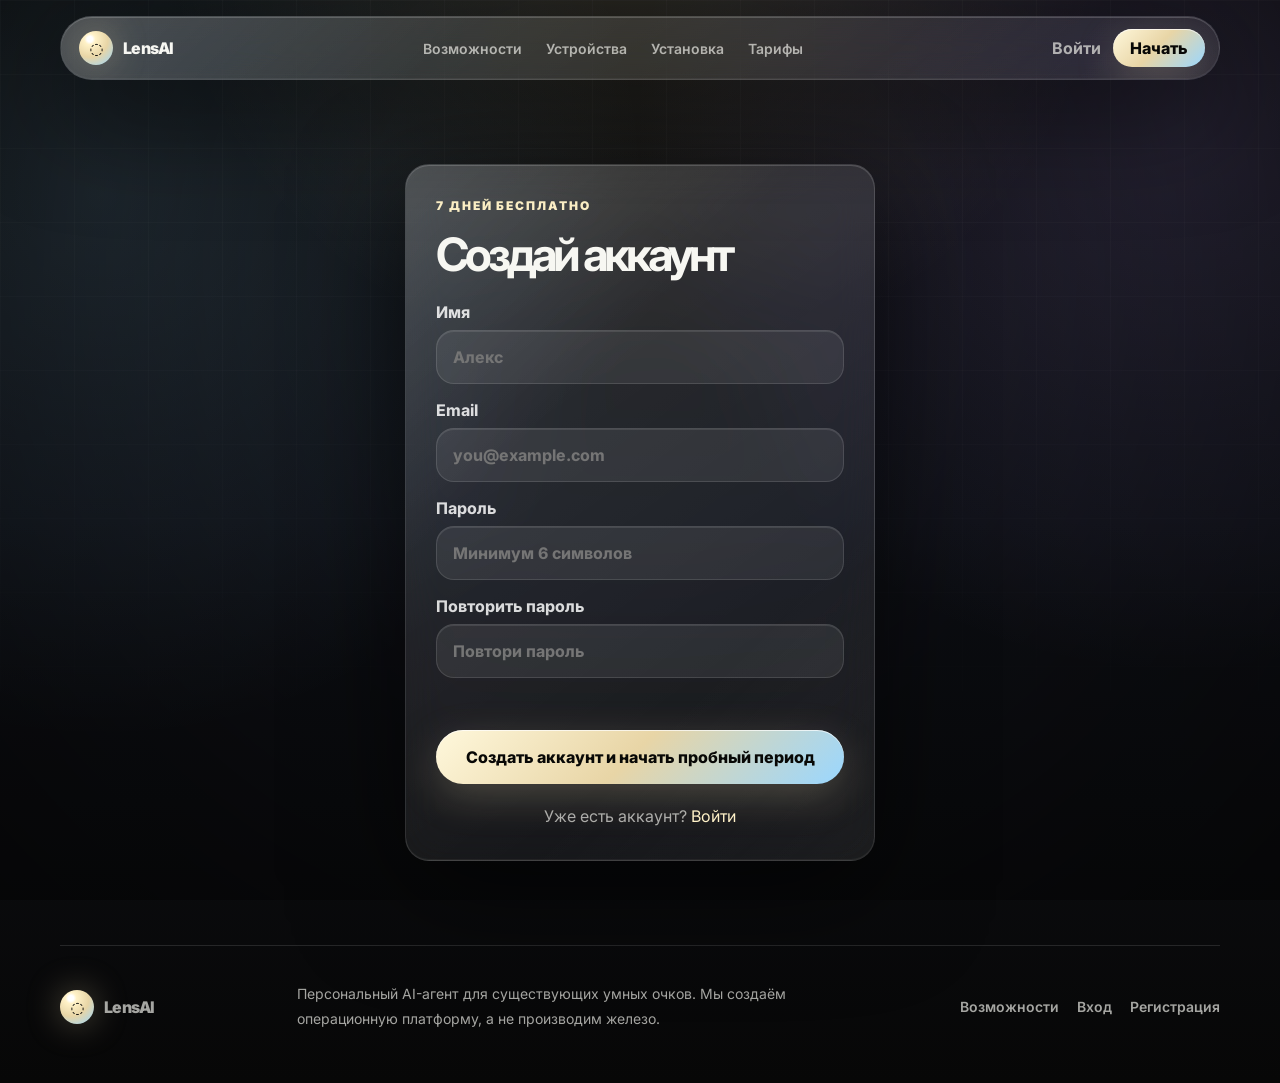
<file: register.html>
<!DOCTYPE html>
<html lang="ru">
<head>
  <meta charset="UTF-8" />
  <meta name="viewport" content="width=device-width, initial-scale=1.0" />
  <title>Регистрация — LensAI</title>
  <link rel="preconnect" href="https://fonts.googleapis.com" />
  <link rel="preconnect" href="https://fonts.gstatic.com" crossorigin />
  <link href="https://fonts.googleapis.com/css2?family=Inter:wght@400;500;600;700;800;900&display=swap" rel="stylesheet" />
  <link rel="stylesheet" href="styles.css" />
</head>
<body class="auth-body">
  <header class="site-header glass-panel">
    <a class="logo" href="index.html"><span class="logo-mark">◌</span><span>LensAI</span></a>
    <nav class="main-nav" aria-label="Главная навигация"><a href="index.html#features">Возможности</a><a href="index.html#compatibility">Устройства</a><a href="index.html#install">Установка</a><a href="index.html#pricing">Тарифы</a></nav>
    <div class="header-actions"><a class="ghost-link" href="login.html">Войти</a><a class="small-button" href="register.html">Начать</a></div>
  </header>

  <main class="auth-main">
    <section class="auth-card glass-panel reveal">
      <p class="eyebrow">7 дней бесплатно</p>
      <h1>Создай аккаунт</h1>
      <form class="auth-form" id="register-form">
        <label>Имя<input type="text" id="register-name" name="name" placeholder="Алекс" required /></label>
        <label>Email<input type="email" id="register-email" name="email" placeholder="you@example.com" required /></label>
        <label>Пароль<input type="password" id="register-password" name="password" placeholder="Минимум 6 символов" required minlength="6" /></label>
        <label>Повторить пароль<input type="password" id="register-password-repeat" name="passwordRepeat" placeholder="Повтори пароль" required minlength="6" /></label>
        <p class="form-message" id="register-message" role="alert"></p>
        <button class="primary-button full" type="submit">Создать аккаунт и начать пробный период</button>
      </form>
      <p class="auth-switch">Уже есть аккаунт? <a href="login.html">Войти</a></p>
    </section>
  </main>

  <footer class="site-footer">
    <a class="logo" href="index.html"><span class="logo-mark">◌</span><span>LensAI</span></a>
    <p>Персональный AI-агент для существующих умных очков. Мы создаём операционную платформу, а не производим железо.</p>
    <nav aria-label="Навигация в футере"><a href="index.html#features">Возможности</a><a href="login.html">Вход</a><a href="register.html">Регистрация</a></nav>
  </footer>

  <script src="script.js"></script>
</body>
</html>
</file>
<file: styles.css>
:root {
  color-scheme: dark;
  --bg: #0a0a0a;
  --bg-2: #0f1117;
  --text: #f7f7f2;
  --muted: rgba(247, 247, 242, 0.66);
  --soft: rgba(247, 247, 242, 0.42);
  --line: rgba(255, 255, 255, 0.12);
  --line-strong: rgba(255, 255, 255, 0.22);
  --glass: rgba(255, 255, 255, 0.075);
  --glass-strong: rgba(255, 255, 255, 0.13);
  --accent: #e8d5a6;
  --accent-bright: #fff2c8;
  --accent-cold: #9ad7ff;
  --violet: #b7a2ff;
  --danger: #ff7b92;
  --radius: 24px;
  --radius-lg: 36px;
  --shadow: 0 30px 110px rgba(0, 0, 0, 0.55);
  --inner: inset 0 1px 0 rgba(255,255,255,.18), inset 0 -1px 0 rgba(255,255,255,.05);
}

* { box-sizing: border-box; }
html { scroll-behavior: smooth; }
body {
  margin: 0;
  min-height: 100vh;
  font-family: Inter, system-ui, -apple-system, BlinkMacSystemFont, "Segoe UI", sans-serif;
  background:
    radial-gradient(circle at 50% -10%, rgba(255, 242, 200, 0.16), transparent 30rem),
    radial-gradient(circle at 8% 18%, rgba(154, 215, 255, 0.16), transparent 34rem),
    radial-gradient(circle at 92% 12%, rgba(183, 162, 255, 0.18), transparent 34rem),
    linear-gradient(180deg, #090909 0%, var(--bg-2) 48%, #070707 100%);
  color: var(--text);
  -webkit-font-smoothing: antialiased;
  overflow-x: hidden;
}
body::before,
body::after {
  content: "";
  position: fixed;
  inset: 0;
  pointer-events: none;
  z-index: -1;
}
body::before {
  background-image:
    linear-gradient(rgba(255,255,255,0.026) 1px, transparent 1px),
    linear-gradient(90deg, rgba(255,255,255,0.026) 1px, transparent 1px);
  background-size: 74px 74px;
  mask-image: linear-gradient(to bottom, #000 0%, rgba(0,0,0,.7) 42%, transparent 92%);
}
body::after {
  background: radial-gradient(circle at 50% 30%, transparent 0 18rem, rgba(0,0,0,.42) 62rem), rgba(0,0,0,.05);
}
a { color: inherit; text-decoration: none; }
button, input { font: inherit; }
::selection { background: rgba(232, 213, 166, .34); color: #fff; }

.glass-panel {
  position: relative;
  background: linear-gradient(145deg, rgba(255,255,255,.14), rgba(255,255,255,.045));
  backdrop-filter: blur(20px) saturate(145%);
  -webkit-backdrop-filter: blur(20px) saturate(145%);
  border: 1px solid var(--line);
  border-radius: var(--radius);
  box-shadow: var(--shadow), var(--inner);
  overflow: hidden;
}
.glass-panel::before {
  content: "";
  position: absolute;
  inset: 0;
  pointer-events: none;
  background: linear-gradient(135deg, rgba(255,255,255,.22), transparent 34%, transparent 70%, rgba(255,255,255,.08));
  opacity: .56;
}
.glass-panel > * { position: relative; z-index: 1; }

.site-header {
  position: sticky;
  top: 16px;
  z-index: 20;
  width: min(1160px, calc(100% - 32px));
  margin: 16px auto 0;
  padding: 12px 14px 12px 18px;
  display: flex;
  align-items: center;
  justify-content: space-between;
  gap: 20px;
  border-radius: 999px;
}
.logo { display: inline-flex; align-items: center; gap: 10px; font-weight: 850; letter-spacing: -0.045em; }
.logo-mark {
  display: grid; place-items: center; width: 34px; height: 34px; border-radius: 50%;
  background: radial-gradient(circle at 32% 24%, #fff 0 8%, var(--accent-bright) 16%, var(--accent) 52%, #9ad7ff 100%);
  color: #070707; box-shadow: 0 0 34px rgba(232, 213, 166, .34);
}
.main-nav { display: flex; gap: 24px; color: var(--muted); font-size: 14px; font-weight: 600; }
.main-nav a, .ghost-link, .site-footer a { transition: color .2s ease, opacity .2s ease; }
.main-nav a:hover, .ghost-link:hover, .site-footer a:hover { color: #fff; }
.header-actions { display: flex; align-items: center; gap: 12px; }
.ghost-link { color: var(--muted); font-weight: 700; }
.small-button, .primary-button, .secondary-button, .danger-button, .text-button {
  display: inline-flex; align-items: center; justify-content: center; border: 0; cursor: pointer; font-weight: 800;
  transition: transform .22s ease, border-color .22s ease, background .22s ease, box-shadow .22s ease;
}
.small-button, .primary-button {
  color: #080806;
  background: linear-gradient(135deg, #fff8dc 0%, var(--accent) 48%, #9ad7ff 100%);
  box-shadow: 0 12px 40px rgba(232, 213, 166, .24), inset 0 1px 0 rgba(255,255,255,.7);
}
.small-button { min-height: 38px; padding: 0 17px; border-radius: 999px; }
.primary-button, .secondary-button, .danger-button { min-height: 54px; padding: 0 26px; border-radius: 999px; }
.secondary-button { color: var(--text); background: rgba(255,255,255,0.065); border: 1px solid var(--line); box-shadow: inset 0 1px 0 rgba(255,255,255,.12); }
.danger-button { color: #fff; background: rgba(255,123,146,0.12); border: 1px solid rgba(255,123,146,0.35); }
.text-button { padding: 0; color: var(--accent-bright); background: transparent; }
.primary-button:hover, .secondary-button:hover, .danger-button:hover, .small-button:hover { transform: translateY(-3px); box-shadow: 0 18px 54px rgba(232, 213, 166, .25); }
.full { width: 100%; }

.section-shell { width: min(1160px, calc(100% - 32px)); margin: 0 auto; padding: 104px 0; }
.hero { min-height: calc(100vh - 88px); display: grid; grid-template-columns: 1.05fr .95fr; align-items: center; gap: 54px; padding-top: 58px; }
.eyebrow { margin: 0 0 16px; color: var(--accent-bright); text-transform: uppercase; letter-spacing: .16em; font-size: 12px; font-weight: 900; }
h1, h2, h3, p { margin-top: 0; }
h1 { font-size: clamp(52px, 8.3vw, 102px); line-height: .89; letter-spacing: -.085em; margin-bottom: 25px; text-wrap: balance; }
h2 { font-size: clamp(36px, 5.4vw, 68px); line-height: .96; letter-spacing: -.065em; margin-bottom: 18px; text-wrap: balance; }
h3 { font-size: 22px; letter-spacing: -.035em; }
p { color: var(--muted); line-height: 1.75; }
.hero-subtitle { max-width: 730px; font-size: clamp(17px, 2vw, 21px); color: rgba(247,247,242,.72); }
.hero-buttons { display: flex; flex-wrap: wrap; gap: 14px; margin-top: 36px; }

.hologram-card {
  position: relative; min-height: 540px; overflow: hidden; border-radius: 42px;
  background: linear-gradient(180deg, rgba(255,255,255,.13), rgba(255,255,255,.035)), radial-gradient(circle at 50% 48%, rgba(232,213,166,.12), transparent 18rem);
  border: 1px solid var(--line-strong); box-shadow: inset 0 0 70px rgba(154,215,255,.09), var(--shadow);
}
.hologram-card::before { content: ""; position: absolute; inset: 1px; border-radius: 41px; background: linear-gradient(135deg, rgba(255,255,255,.18), transparent 32%, rgba(154,215,255,.08)); pointer-events: none; }
.glasses-outline { position: absolute; left: 50%; top: 55%; transform: translate(-50%, -50%); display: flex; align-items: center; gap: 18px; opacity: .86; filter: drop-shadow(0 0 24px rgba(154,215,255,.24)); }
.lens { width: 132px; height: 82px; border: 3px solid rgba(255,255,255,.66); border-radius: 46% 46% 42% 42%; box-shadow: inset 0 0 24px rgba(154,215,255,.1), 0 0 34px rgba(232,213,166,.2); }
.bridge { width: 42px; height: 20px; border-top: 3px solid rgba(255,255,255,.66); border-radius: 50%; }
.ai-core { position: absolute; inset: 0; display: grid; place-items: center; }
.core-dot { width: 36px; height: 36px; border-radius: 50%; background: #fff; box-shadow: 0 0 22px #fff, 0 0 80px var(--accent), 0 0 132px var(--accent-cold); animation: corePulse 2.8s ease-in-out infinite; }
.wave { position: absolute; width: 120px; height: 120px; border: 1px solid rgba(232,213,166,.46); border-radius: 50%; animation: wave 3.6s linear infinite; }
.wave-two { animation-delay: .9s; } .wave-three { animation-delay: 1.8s; }
.hud { position: absolute; padding: 10px 14px; border-radius: 999px; background: rgba(255,255,255,.09); border: 1px solid var(--line); color: rgba(255,255,255,.86); font-size: 13px; box-shadow: inset 0 1px 0 rgba(255,255,255,.14); }
.hud-one { top: 19%; left: 10%; } .hud-two { top: 34%; right: 8%; } .hud-three { bottom: 18%; left: 18%; }
.scan-line { position: absolute; left: 0; right: 0; height: 1px; background: linear-gradient(90deg, transparent, var(--accent-bright), var(--accent-cold), transparent); animation: scan 4s ease-in-out infinite; }

.section-heading { max-width: 760px; margin-bottom: 36px; }
.feature-grid, .steps-grid, .pricing-grid, .profile-grid { display: grid; gap: 18px; }
.feature-grid { grid-template-columns: repeat(3, 1fr); }
.steps-grid, .pricing-grid { grid-template-columns: repeat(3, 1fr); }
.profile-grid { grid-template-columns: 1fr 1fr; align-items: stretch; }
.feature-card, .step-card, .price-card, .profile-card, .auth-card { padding: 30px; transition: transform .28s ease, border-color .28s ease, background .28s ease; }
.feature-card:hover, .step-card:hover, .price-card:hover, .profile-card:hover { transform: translateY(-6px); border-color: rgba(255,255,255,.22); background: linear-gradient(145deg, rgba(255,255,255,.16), rgba(255,255,255,.055)); }
.card-icon { display: block; font-size: 36px; margin-bottom: 20px; filter: drop-shadow(0 0 18px rgba(232,213,166,.18)); }
.device-row { display: flex; flex-wrap: wrap; gap: 14px; }
.device-row span { padding: 18px 23px; border-radius: 999px; color: rgba(255,255,255,.88); background: rgba(255,255,255,.075); border: 1px solid var(--line); box-shadow: inset 0 1px 0 rgba(255,255,255,.1); }
.step-number, .popular-badge { color: var(--accent-bright); font-weight: 950; letter-spacing: .13em; }
.price-card { position: relative; }
.price-card.popular { background: linear-gradient(180deg, rgba(232,213,166,.16), rgba(255,255,255,.065)); border-color: rgba(232,213,166,.42); transform: translateY(-10px); }
.popular-badge { position: absolute; top: 18px; right: 18px; font-size: 11px; }
.price { color: #fff; font-size: 48px; line-height: 1; font-weight: 950; letter-spacing: -.055em; }
.price span { font-size: 15px; color: var(--muted); letter-spacing: 0; }
ul { padding-left: 20px; color: var(--muted); line-height: 1.95; }

.auth-main { min-height: calc(100vh - 240px); display: grid; place-items: center; padding: 84px 16px; }
.auth-card { width: min(470px, 100%); }
.auth-card h1 { font-size: 46px; line-height: .98; }
.auth-form { display: grid; gap: 16px; }
.auth-form label { display: grid; gap: 8px; color: rgba(255,255,255,.84); font-weight: 750; }
.auth-form input { width: 100%; min-height: 54px; padding: 0 16px; color: #fff; background: rgba(255,255,255,.075); border: 1px solid var(--line); border-radius: 18px; outline: none; box-shadow: inset 0 1px 0 rgba(255,255,255,.1); }
.auth-form input:focus { border-color: rgba(232,213,166,.7); box-shadow: 0 0 0 4px rgba(232,213,166,.12), inset 0 1px 0 rgba(255,255,255,.14); }
.auth-switch { margin: 18px 0 0; text-align: center; }
.auth-switch a, .form-message { color: var(--accent-bright); }
.form-message { min-height: 20px; margin: 0; }
.profile-hero h1 { font-size: clamp(42px, 7vw, 78px); }
.plan-name { color: #fff; font-size: 46px; font-weight: 950; letter-spacing: -.055em; }
.usage-meter { height: 12px; overflow: hidden; border-radius: 999px; background: rgba(255,255,255,.08); box-shadow: inset 0 1px 0 rgba(255,255,255,.1); }
.usage-meter span { display: block; height: 100%; border-radius: inherit; background: linear-gradient(90deg, var(--accent), var(--accent-cold)); box-shadow: 0 0 24px rgba(232,213,166,.28); }
.profile-actions { display: flex; flex-wrap: wrap; gap: 12px; margin-top: 24px; }
.status-list { margin-bottom: 0; }

.site-footer { width: min(1160px, calc(100% - 32px)); margin: 0 auto; padding: 36px 0 52px; display: flex; align-items: center; justify-content: space-between; gap: 24px; border-top: 1px solid var(--line); color: var(--muted); }
.site-footer p { max-width: 520px; margin: 0; font-size: 14px; }
.site-footer nav { display: flex; gap: 18px; font-size: 14px; font-weight: 600; }

.reveal { opacity: 0; transform: translateY(26px); transition: opacity .85s ease, transform .85s ease; }
.reveal.is-visible { opacity: 1; transform: translateY(0); }
@keyframes wave { from { transform: scale(.4); opacity: .82; } to { transform: scale(3.25); opacity: 0; } }
@keyframes corePulse { 50% { transform: scale(1.25); } }
@keyframes scan { 0%,100% { top: 8%; opacity: 0; } 50% { top: 92%; opacity: 1; } }

@media (max-width: 920px) {
  .main-nav { display: none; }
  .hero, .feature-grid, .steps-grid, .pricing-grid, .profile-grid { grid-template-columns: 1fr; }
  .hero { min-height: auto; }
  .hologram-card { min-height: 430px; }
  .price-card.popular { transform: none; }
  .site-footer { flex-direction: column; align-items: flex-start; }
}
@media (max-width: 560px) {
  .site-header { top: 8px; width: calc(100% - 16px); border-radius: 22px; }
  .header-actions .ghost-link { display: none; }
  .section-shell { width: min(100% - 24px, 1160px); padding: 68px 0; }
  h1 { font-size: 48px; }
  h2 { font-size: 38px; }
  .hero-buttons, .profile-actions { flex-direction: column; }
  .primary-button, .secondary-button, .danger-button { width: 100%; }
  .lens { width: 92px; height: 62px; }
  .hud { font-size: 11px; }
  .feature-card, .step-card, .price-card, .profile-card, .auth-card { padding: 24px; }
  .site-footer nav { flex-wrap: wrap; }
}
@media (prefers-reduced-motion: reduce) {
  *, *::before, *::after { animation: none !important; scroll-behavior: auto !important; transition: none !important; }
  .reveal { opacity: 1; transform: none; }
}
</file>
